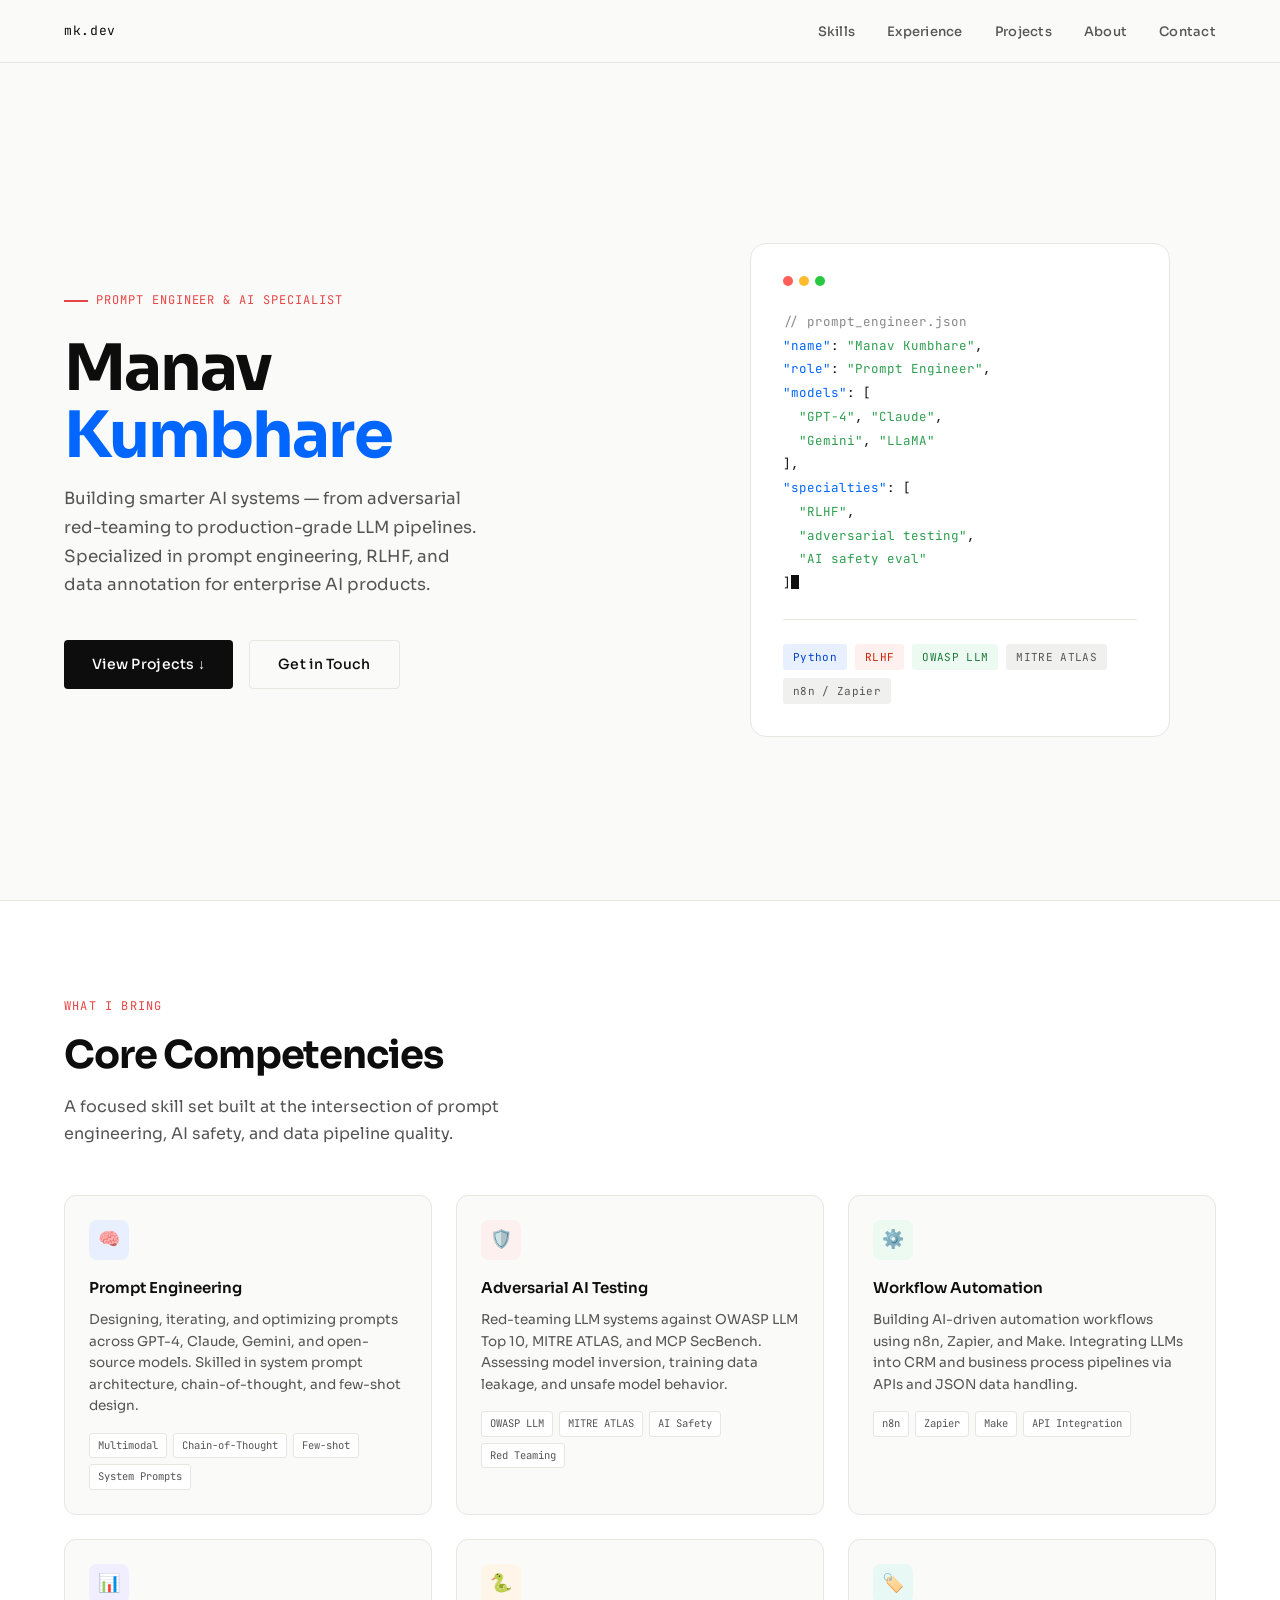
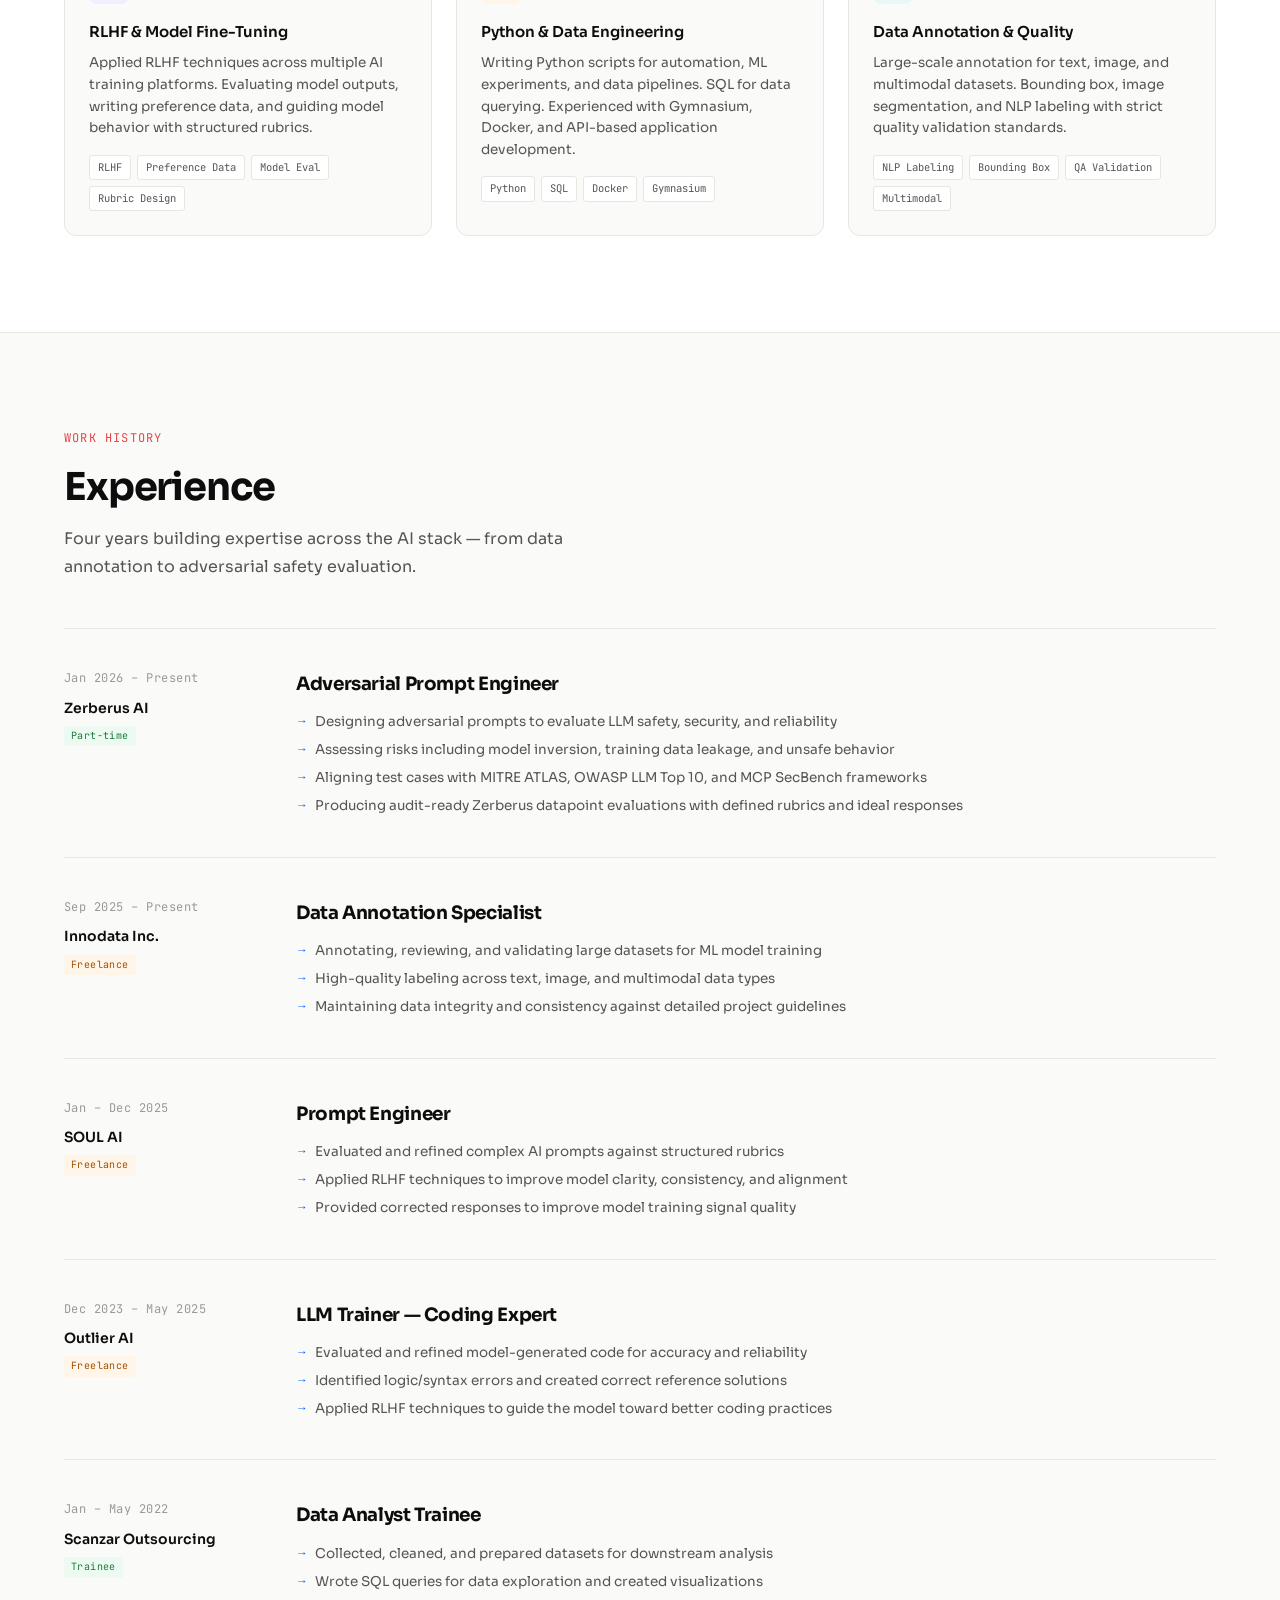
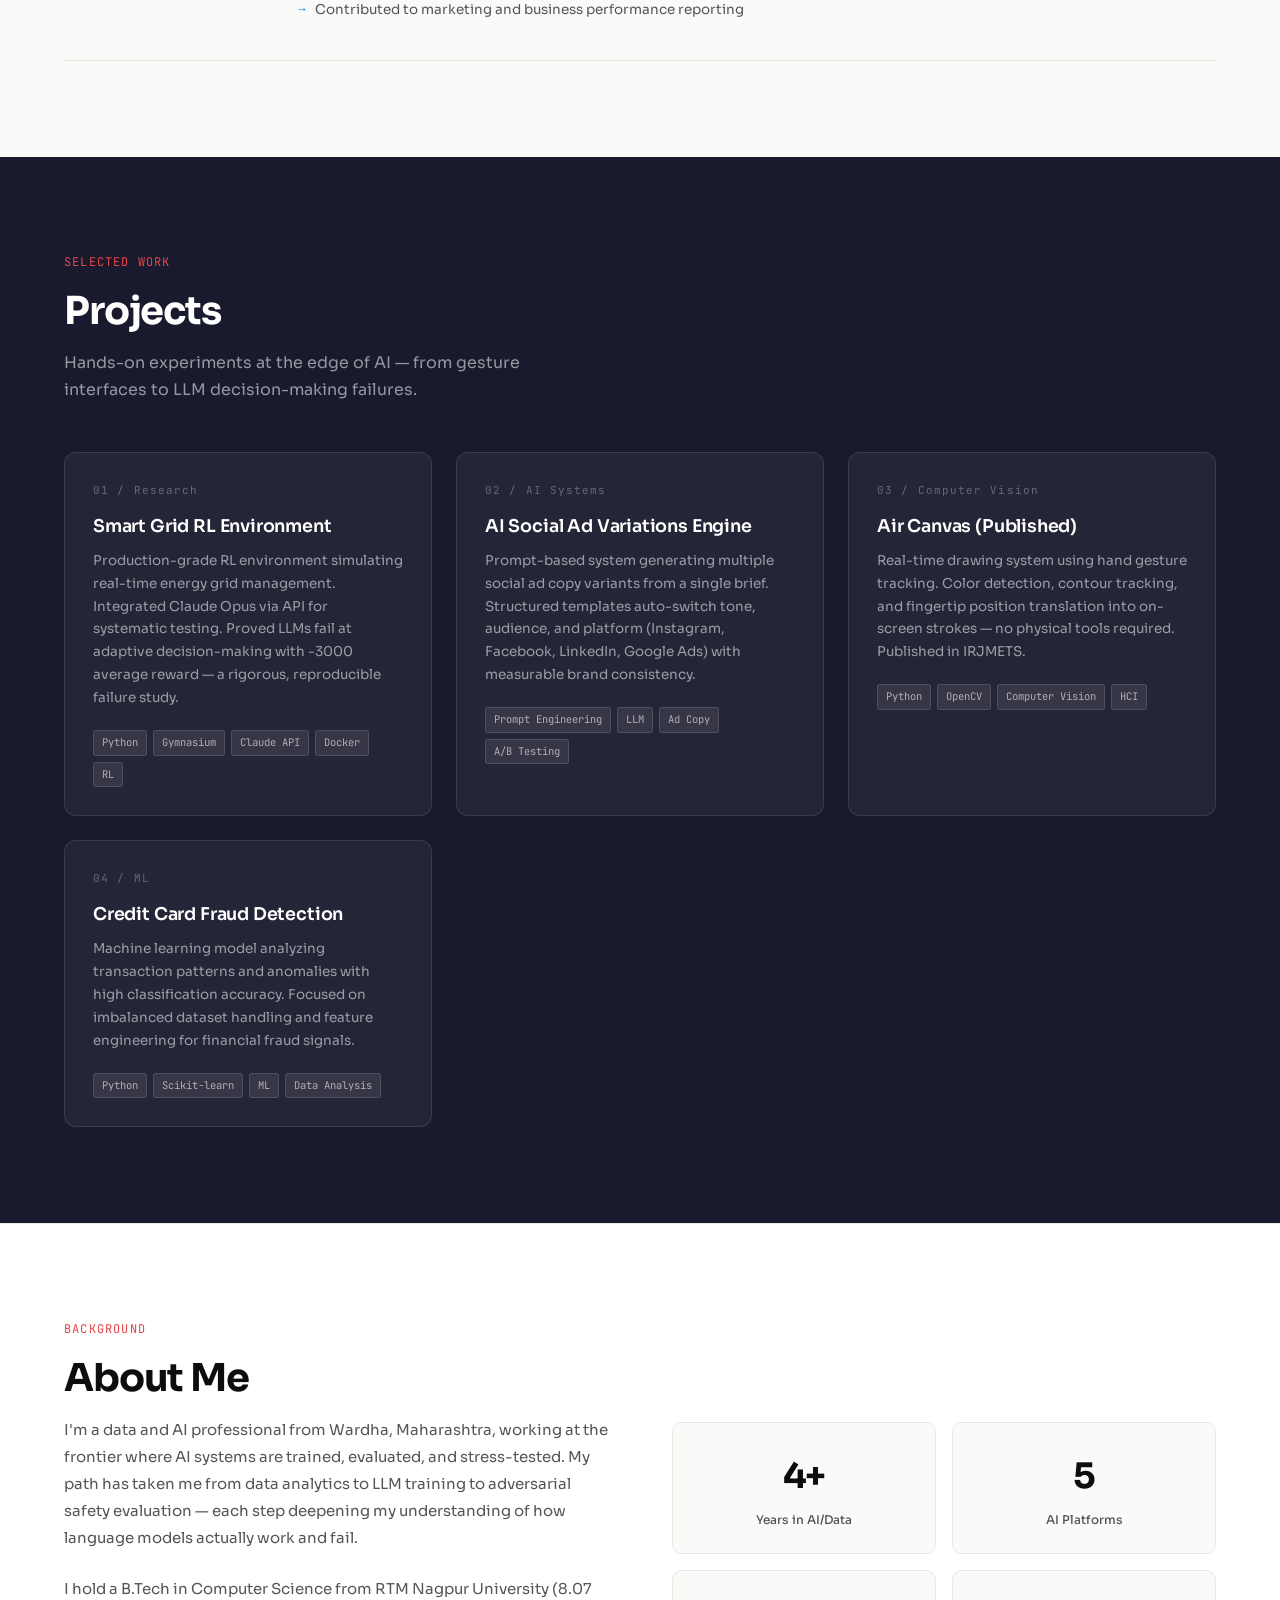
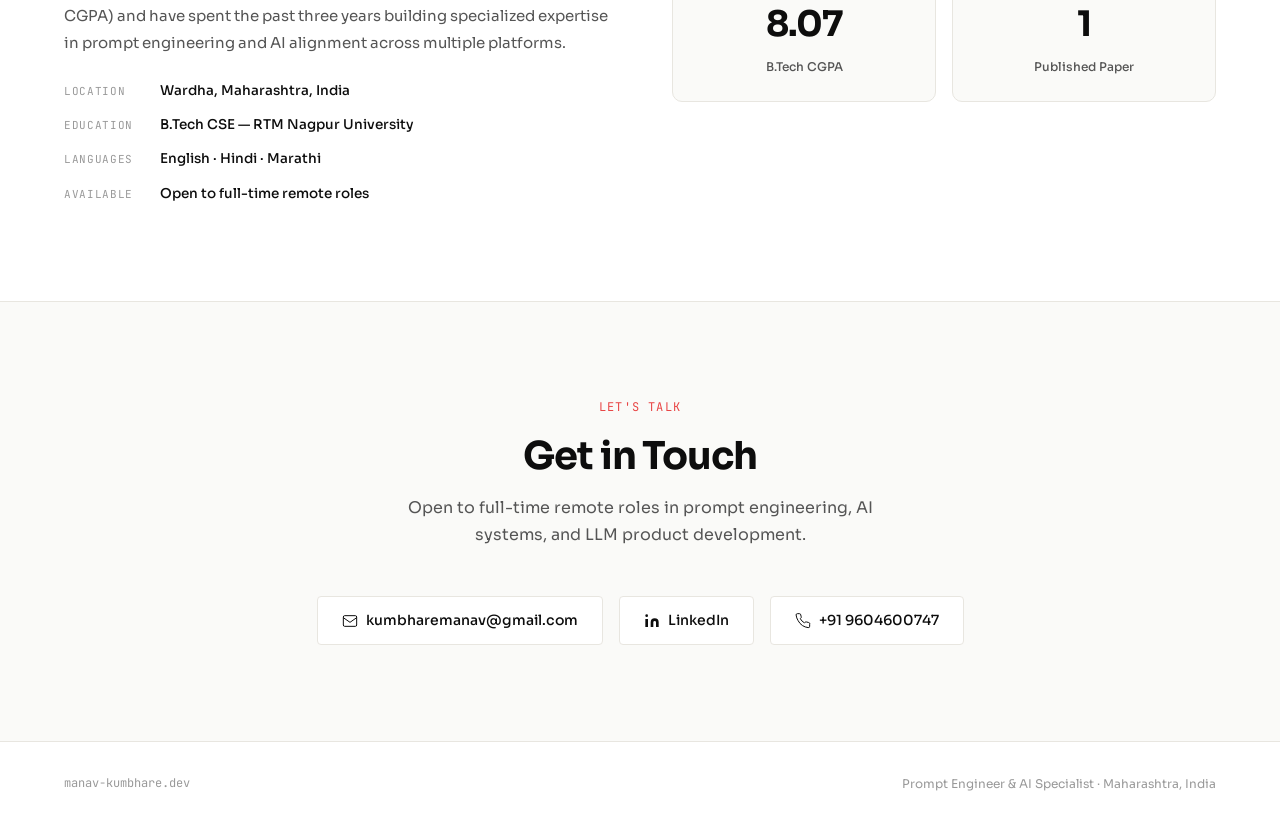
<file: portfolio.html>
<!DOCTYPE html>
<html lang="en">
<head>
<meta charset="UTF-8">
<meta name="viewport" content="width=device-width, initial-scale=1.0">
<title>Manav Kumbhare — Prompt Engineer & AI Specialist</title>
<link rel="preconnect" href="https://fonts.googleapis.com">
<link href="https://fonts.googleapis.com/css2?family=Sora:wght@300;400;500;600;700&family=JetBrains+Mono:wght@400;500&display=swap" rel="stylesheet">
<style>
  *, *::before, *::after { box-sizing: border-box; margin: 0; padding: 0; }

  :root {
    --ink: #0d0d0d;
    --ink-muted: #555;
    --ink-faint: #999;
    --surface: #fafaf8;
    --card: #ffffff;
    --border: #e8e6e0;
    --accent: #1a1a2e;
    --accent2: #e84545;
    --accent3: #0066ff;
    --mono: 'JetBrains Mono', monospace;
    --sans: 'Sora', sans-serif;
  }

  html { scroll-behavior: smooth; }

  body {
    font-family: var(--sans);
    background: var(--surface);
    color: var(--ink);
    font-size: 16px;
    line-height: 1.65;
    overflow-x: hidden;
  }

  /* NAV */
  nav {
    position: fixed; top: 0; left: 0; right: 0; z-index: 100;
    display: flex; align-items: center; justify-content: space-between;
    padding: 1.1rem 4rem;
    background: rgba(250,250,248,0.9);
    backdrop-filter: blur(12px);
    border-bottom: 1px solid var(--border);
  }
  .nav-logo {
    font-family: var(--mono);
    font-size: 13px;
    letter-spacing: 0.05em;
    color: var(--ink);
    text-decoration: none;
  }
  .nav-links { display: flex; gap: 2rem; list-style: none; }
  .nav-links a {
    font-size: 13px;
    font-weight: 500;
    color: var(--ink-muted);
    text-decoration: none;
    letter-spacing: 0.02em;
    transition: color 0.2s;
  }
  .nav-links a:hover { color: var(--ink); }

  /* HERO */
  .hero {
    min-height: 100vh;
    display: grid;
    grid-template-columns: 1fr 1fr;
    padding-top: 80px;
  }
  .hero-left {
    display: flex;
    flex-direction: column;
    justify-content: center;
    padding: 4rem 3rem 4rem 4rem;
  }
  .hero-tag {
    display: inline-flex;
    align-items: center;
    gap: 8px;
    font-family: var(--mono);
    font-size: 12px;
    color: var(--accent2);
    letter-spacing: 0.08em;
    text-transform: uppercase;
    margin-bottom: 1.5rem;
  }
  .hero-tag::before {
    content: '';
    display: inline-block;
    width: 24px; height: 2px;
    background: var(--accent2);
  }
  .hero-name {
    font-size: clamp(2.8rem, 5vw, 4.5rem);
    font-weight: 700;
    line-height: 1.05;
    letter-spacing: -0.03em;
    color: var(--ink);
    margin-bottom: 1rem;
  }
  .hero-name span {
    color: var(--accent3);
  }
  .hero-sub {
    font-size: 1.05rem;
    color: var(--ink-muted);
    max-width: 420px;
    margin-bottom: 2.5rem;
    line-height: 1.7;
  }
  .hero-cta {
    display: flex;
    gap: 1rem;
    flex-wrap: wrap;
  }
  .btn-primary {
    display: inline-flex; align-items: center; gap: 8px;
    background: var(--ink);
    color: #fff;
    padding: 0.75rem 1.75rem;
    border-radius: 4px;
    text-decoration: none;
    font-size: 14px;
    font-weight: 500;
    letter-spacing: 0.02em;
    transition: background 0.2s, transform 0.15s;
  }
  .btn-primary:hover { background: #222; transform: translateY(-1px); }
  .btn-outline {
    display: inline-flex; align-items: center; gap: 8px;
    border: 1.5px solid var(--border);
    color: var(--ink);
    padding: 0.75rem 1.75rem;
    border-radius: 4px;
    text-decoration: none;
    font-size: 14px;
    font-weight: 500;
    letter-spacing: 0.02em;
    transition: border-color 0.2s, background 0.2s;
  }
  .btn-outline:hover { border-color: var(--ink); background: #f0f0ee; }

  .hero-right {
    display: flex;
    align-items: center;
    justify-content: center;
    padding: 4rem;
    position: relative;
  }
  .hero-visual {
    width: 100%;
    max-width: 420px;
    background: var(--card);
    border: 1px solid var(--border);
    border-radius: 16px;
    padding: 2rem;
    position: relative;
  }
  .terminal-bar {
    display: flex; gap: 6px; align-items: center;
    margin-bottom: 1.5rem;
  }
  .dot { width: 10px; height: 10px; border-radius: 50%; }
  .dot-r { background: #ff5f57; }
  .dot-y { background: #febc2e; }
  .dot-g { background: #28c840; }
  .terminal-content { font-family: var(--mono); font-size: 12.5px; line-height: 1.9; }
  .t-comment { color: #888; }
  .t-key { color: #0066ff; }
  .t-val { color: #0d0d0d; }
  .t-str { color: #2d9e4f; }
  .t-cursor {
    display: inline-block;
    width: 8px; height: 14px;
    background: var(--ink);
    vertical-align: -2px;
    animation: blink 1s step-end infinite;
  }
  @keyframes blink { 50% { opacity: 0; } }

  .stat-chips {
    display: flex; gap: 8px; flex-wrap: wrap;
    margin-top: 1.5rem; padding-top: 1.5rem;
    border-top: 1px solid var(--border);
  }
  .chip {
    font-family: var(--mono);
    font-size: 11px;
    padding: 4px 10px;
    border-radius: 3px;
    background: #f0f0ee;
    color: var(--ink-muted);
    letter-spacing: 0.03em;
  }
  .chip-blue { background: #e8f0ff; color: #0044cc; }
  .chip-red { background: #fff0f0; color: #cc2200; }
  .chip-green { background: #edfaf2; color: #1a7a3a; }

  /* SECTIONS */
  section { padding: 6rem 4rem; }

  .section-label {
    font-family: var(--mono);
    font-size: 12px;
    color: var(--accent2);
    letter-spacing: 0.1em;
    text-transform: uppercase;
    margin-bottom: 1rem;
  }
  .section-title {
    font-size: clamp(1.8rem, 3vw, 2.6rem);
    font-weight: 700;
    letter-spacing: -0.03em;
    line-height: 1.15;
    margin-bottom: 1rem;
  }
  .section-sub {
    font-size: 1rem;
    color: var(--ink-muted);
    max-width: 540px;
    line-height: 1.7;
    margin-bottom: 3rem;
  }

  /* SKILLS */
  #skills { background: var(--card); border-top: 1px solid var(--border); border-bottom: 1px solid var(--border); }
  .skills-grid {
    display: grid;
    grid-template-columns: repeat(auto-fit, minmax(280px, 1fr));
    gap: 1.5rem;
  }
  .skill-card {
    background: var(--surface);
    border: 1px solid var(--border);
    border-radius: 12px;
    padding: 1.5rem;
    transition: border-color 0.2s, box-shadow 0.2s;
  }
  .skill-card:hover { border-color: #bbb; box-shadow: 0 4px 20px rgba(0,0,0,0.06); }
  .skill-icon {
    width: 40px; height: 40px;
    border-radius: 8px;
    display: flex; align-items: center; justify-content: center;
    font-size: 18px;
    margin-bottom: 1rem;
  }
  .icon-blue { background: #e8f0ff; }
  .icon-red { background: #fff0f0; }
  .icon-green { background: #edfaf2; }
  .icon-purple { background: #f0eeff; }
  .icon-orange { background: #fff5e8; }
  .icon-teal { background: #e8f9f5; }
  .skill-title { font-size: 15px; font-weight: 600; margin-bottom: 0.5rem; }
  .skill-desc { font-size: 13.5px; color: var(--ink-muted); line-height: 1.6; }
  .skill-tags { display: flex; gap: 6px; flex-wrap: wrap; margin-top: 1rem; }
  .skill-tag {
    font-family: var(--mono);
    font-size: 10.5px;
    padding: 3px 8px;
    border-radius: 3px;
    background: var(--card);
    border: 1px solid var(--border);
    color: var(--ink-muted);
  }

  /* EXPERIENCE */
  #experience { background: var(--surface); }
  .exp-timeline { display: flex; flex-direction: column; gap: 0; }
  .exp-item {
    display: grid;
    grid-template-columns: 200px 1fr;
    gap: 2rem;
    padding: 2.5rem 0;
    border-bottom: 1px solid var(--border);
    position: relative;
  }
  .exp-item:first-child { border-top: 1px solid var(--border); }
  .exp-meta { }
  .exp-date {
    font-family: var(--mono);
    font-size: 12px;
    color: var(--ink-faint);
    letter-spacing: 0.04em;
    margin-bottom: 0.5rem;
  }
  .exp-company {
    font-size: 14px;
    font-weight: 600;
    color: var(--ink);
  }
  .exp-badge {
    display: inline-block;
    font-family: var(--mono);
    font-size: 10px;
    padding: 2px 7px;
    border-radius: 2px;
    background: #edfaf2;
    color: #1a7a3a;
    margin-top: 6px;
    letter-spacing: 0.04em;
  }
  .exp-badge.freelance { background: #fff5e8; color: #a05000; }
  .exp-role {
    font-size: 1.15rem;
    font-weight: 700;
    letter-spacing: -0.02em;
    margin-bottom: 0.75rem;
  }
  .exp-desc {
    font-size: 14px;
    color: var(--ink-muted);
    line-height: 1.75;
    margin-bottom: 1rem;
  }
  .exp-bullets { list-style: none; display: flex; flex-direction: column; gap: 0.4rem; }
  .exp-bullets li {
    font-size: 13.5px;
    color: var(--ink-muted);
    padding-left: 1.2rem;
    position: relative;
    line-height: 1.6;
  }
  .exp-bullets li::before {
    content: '→';
    position: absolute;
    left: 0;
    color: var(--accent3);
    font-size: 12px;
  }

  /* PROJECTS */
  #projects { background: var(--accent); color: #fff; }
  #projects .section-label { color: #e84545; }
  #projects .section-title { color: #fff; }
  #projects .section-sub { color: rgba(255,255,255,0.55); }

  .projects-grid {
    display: grid;
    grid-template-columns: repeat(auto-fit, minmax(300px, 1fr));
    gap: 1.5rem;
  }
  .project-card {
    background: rgba(255,255,255,0.05);
    border: 1px solid rgba(255,255,255,0.1);
    border-radius: 12px;
    padding: 1.75rem;
    transition: border-color 0.2s, background 0.2s;
    cursor: default;
  }
  .project-card:hover {
    border-color: rgba(255,255,255,0.25);
    background: rgba(255,255,255,0.08);
  }
  .project-num {
    font-family: var(--mono);
    font-size: 11px;
    color: rgba(255,255,255,0.3);
    letter-spacing: 0.1em;
    margin-bottom: 1rem;
  }
  .project-title {
    font-size: 1.1rem;
    font-weight: 600;
    color: #fff;
    margin-bottom: 0.75rem;
    letter-spacing: -0.01em;
    line-height: 1.3;
  }
  .project-desc {
    font-size: 13.5px;
    color: rgba(255,255,255,0.55);
    line-height: 1.7;
    margin-bottom: 1.25rem;
  }
  .project-stack {
    display: flex; gap: 6px; flex-wrap: wrap;
  }
  .stack-tag {
    font-family: var(--mono);
    font-size: 10.5px;
    padding: 3px 8px;
    border-radius: 3px;
    background: rgba(255,255,255,0.08);
    color: rgba(255,255,255,0.6);
    border: 1px solid rgba(255,255,255,0.12);
  }

  /* ABOUT */
  #about { background: var(--card); border-top: 1px solid var(--border); }
  .about-grid { display: grid; grid-template-columns: 1fr 1fr; gap: 4rem; align-items: center; }
  .about-left {}
  .about-text { font-size: 15px; color: var(--ink-muted); line-height: 1.8; margin-bottom: 1.5rem; }
  .about-details { display: flex; flex-direction: column; gap: 0.75rem; }
  .about-detail {
    display: flex; align-items: center; gap: 1rem;
    font-size: 13.5px;
  }
  .detail-label {
    font-family: var(--mono);
    font-size: 11px;
    color: var(--ink-faint);
    letter-spacing: 0.06em;
    text-transform: uppercase;
    min-width: 80px;
  }
  .detail-val { color: var(--ink); font-weight: 500; }
  .about-right {}
  .metrics-grid { display: grid; grid-template-columns: 1fr 1fr; gap: 1rem; }
  .metric-box {
    background: var(--surface);
    border: 1px solid var(--border);
    border-radius: 10px;
    padding: 1.5rem;
    text-align: center;
  }
  .metric-num {
    font-size: 2.2rem;
    font-weight: 700;
    letter-spacing: -0.04em;
    color: var(--ink);
    display: block;
  }
  .metric-label {
    font-size: 12px;
    color: var(--ink-muted);
    margin-top: 0.25rem;
    font-weight: 500;
  }

  /* CONTACT */
  #contact {
    background: var(--surface);
    border-top: 1px solid var(--border);
    text-align: center;
  }
  #contact .section-title { margin-left: auto; margin-right: auto; }
  #contact .section-sub { margin-left: auto; margin-right: auto; }
  .contact-links {
    display: flex; gap: 1rem; justify-content: center; flex-wrap: wrap;
    margin-top: 2rem;
  }
  .contact-link {
    display: inline-flex; align-items: center; gap: 8px;
    padding: 0.75rem 1.5rem;
    border: 1px solid var(--border);
    border-radius: 4px;
    font-size: 14px;
    font-weight: 500;
    color: var(--ink);
    text-decoration: none;
    background: var(--card);
    transition: border-color 0.2s, transform 0.15s;
  }
  .contact-link:hover { border-color: var(--ink); transform: translateY(-2px); }
  .contact-link svg { flex-shrink: 0; }

  /* FOOTER */
  footer {
    padding: 2rem 4rem;
    border-top: 1px solid var(--border);
    display: flex;
    align-items: center;
    justify-content: space-between;
    background: var(--card);
  }
  .footer-left {
    font-family: var(--mono);
    font-size: 12px;
    color: var(--ink-faint);
  }
  .footer-right {
    font-size: 12px;
    color: var(--ink-faint);
  }

  /* FADE IN */
  .fade-in {
    opacity: 0;
    transform: translateY(20px);
    transition: opacity 0.6s ease, transform 0.6s ease;
  }
  .fade-in.visible {
    opacity: 1;
    transform: translateY(0);
  }

  @media (max-width: 768px) {
    nav { padding: 1rem 1.5rem; }
    .nav-links { display: none; }
    .hero { grid-template-columns: 1fr; }
    .hero-right { display: none; }
    section { padding: 4rem 1.5rem; }
    .exp-item { grid-template-columns: 1fr; gap: 0.75rem; }
    .about-grid { grid-template-columns: 1fr; }
    footer { flex-direction: column; gap: 0.5rem; padding: 1.5rem; }
  }
</style>
</head>
<body>

<nav>
  <a class="nav-logo" href="#">mk.dev</a>
  <ul class="nav-links">
    <li><a href="#skills">Skills</a></li>
    <li><a href="#experience">Experience</a></li>
    <li><a href="#projects">Projects</a></li>
    <li><a href="#about">About</a></li>
    <li><a href="#contact">Contact</a></li>
  </ul>
</nav>

<!-- HERO -->
<div class="hero">
  <div class="hero-left fade-in">
    <span class="hero-tag">Prompt Engineer & AI Specialist</span>
    <h1 class="hero-name">Manav<br><span>Kumbhare</span></h1>
    <p class="hero-sub">
      Building smarter AI systems — from adversarial red-teaming to production-grade 
      LLM pipelines. Specialized in prompt engineering, RLHF, and data annotation 
      for enterprise AI products.
    </p>
    <div class="hero-cta">
      <a class="btn-primary" href="#projects">View Projects ↓</a>
      <a class="btn-outline" href="mailto:kumbharemanav@gmail.com">Get in Touch</a>
    </div>
  </div>
  <div class="hero-right fade-in">
    <div class="hero-visual">
      <div class="terminal-bar">
        <div class="dot dot-r"></div>
        <div class="dot dot-y"></div>
        <div class="dot dot-g"></div>
      </div>
      <div class="terminal-content">
        <div class="t-comment">// prompt_engineer.json</div>
        <div><span class="t-key">"name"</span>: <span class="t-str">"Manav Kumbhare"</span>,</div>
        <div><span class="t-key">"role"</span>: <span class="t-str">"Prompt Engineer"</span>,</div>
        <div><span class="t-key">"models"</span>: [</div>
        <div>&nbsp;&nbsp;<span class="t-str">"GPT-4"</span>, <span class="t-str">"Claude"</span>,</div>
        <div>&nbsp;&nbsp;<span class="t-str">"Gemini"</span>, <span class="t-str">"LLaMA"</span></div>
        <div>],</div>
        <div><span class="t-key">"specialties"</span>: [</div>
        <div>&nbsp;&nbsp;<span class="t-str">"RLHF"</span>,</div>
        <div>&nbsp;&nbsp;<span class="t-str">"adversarial testing"</span>,</div>
        <div>&nbsp;&nbsp;<span class="t-str">"AI safety eval"</span></div>
        <div>]<span class="t-cursor"></span></div>
      </div>
      <div class="stat-chips">
        <span class="chip chip-blue">Python</span>
        <span class="chip chip-red">RLHF</span>
        <span class="chip chip-green">OWASP LLM</span>
        <span class="chip">MITRE ATLAS</span>
        <span class="chip">n8n / Zapier</span>
      </div>
    </div>
  </div>
</div>

<!-- SKILLS -->
<section id="skills">
  <div class="section-label">What I bring</div>
  <h2 class="section-title">Core Competencies</h2>
  <p class="section-sub">A focused skill set built at the intersection of prompt engineering, AI safety, and data pipeline quality.</p>
  <div class="skills-grid">
    <div class="skill-card fade-in">
      <div class="skill-icon icon-blue">🧠</div>
      <div class="skill-title">Prompt Engineering</div>
      <div class="skill-desc">Designing, iterating, and optimizing prompts across GPT-4, Claude, Gemini, and open-source models. Skilled in system prompt architecture, chain-of-thought, and few-shot design.</div>
      <div class="skill-tags">
        <span class="skill-tag">Multimodal</span>
        <span class="skill-tag">Chain-of-Thought</span>
        <span class="skill-tag">Few-shot</span>
        <span class="skill-tag">System Prompts</span>
      </div>
    </div>
    <div class="skill-card fade-in">
      <div class="skill-icon icon-red">🛡️</div>
      <div class="skill-title">Adversarial AI Testing</div>
      <div class="skill-desc">Red-teaming LLM systems against OWASP LLM Top 10, MITRE ATLAS, and MCP SecBench. Assessing model inversion, training data leakage, and unsafe model behavior.</div>
      <div class="skill-tags">
        <span class="skill-tag">OWASP LLM</span>
        <span class="skill-tag">MITRE ATLAS</span>
        <span class="skill-tag">AI Safety</span>
        <span class="skill-tag">Red Teaming</span>
      </div>
    </div>
    <div class="skill-card fade-in">
      <div class="skill-icon icon-green">⚙️</div>
      <div class="skill-title">Workflow Automation</div>
      <div class="skill-desc">Building AI-driven automation workflows using n8n, Zapier, and Make. Integrating LLMs into CRM and business process pipelines via APIs and JSON data handling.</div>
      <div class="skill-tags">
        <span class="skill-tag">n8n</span>
        <span class="skill-tag">Zapier</span>
        <span class="skill-tag">Make</span>
        <span class="skill-tag">API Integration</span>
      </div>
    </div>
    <div class="skill-card fade-in">
      <div class="skill-icon icon-purple">📊</div>
      <div class="skill-title">RLHF & Model Fine-Tuning</div>
      <div class="skill-desc">Applied RLHF techniques across multiple AI training platforms. Evaluating model outputs, writing preference data, and guiding model behavior with structured rubrics.</div>
      <div class="skill-tags">
        <span class="skill-tag">RLHF</span>
        <span class="skill-tag">Preference Data</span>
        <span class="skill-tag">Model Eval</span>
        <span class="skill-tag">Rubric Design</span>
      </div>
    </div>
    <div class="skill-card fade-in">
      <div class="skill-icon icon-orange">🐍</div>
      <div class="skill-title">Python & Data Engineering</div>
      <div class="skill-desc">Writing Python scripts for automation, ML experiments, and data pipelines. SQL for data querying. Experienced with Gymnasium, Docker, and API-based application development.</div>
      <div class="skill-tags">
        <span class="skill-tag">Python</span>
        <span class="skill-tag">SQL</span>
        <span class="skill-tag">Docker</span>
        <span class="skill-tag">Gymnasium</span>
      </div>
    </div>
    <div class="skill-card fade-in">
      <div class="skill-icon icon-teal">🏷️</div>
      <div class="skill-title">Data Annotation & Quality</div>
      <div class="skill-desc">Large-scale annotation for text, image, and multimodal datasets. Bounding box, image segmentation, and NLP labeling with strict quality validation standards.</div>
      <div class="skill-tags">
        <span class="skill-tag">NLP Labeling</span>
        <span class="skill-tag">Bounding Box</span>
        <span class="skill-tag">QA Validation</span>
        <span class="skill-tag">Multimodal</span>
      </div>
    </div>
  </div>
</section>

<!-- EXPERIENCE -->
<section id="experience">
  <div class="section-label">Work History</div>
  <h2 class="section-title">Experience</h2>
  <p class="section-sub">Four years building expertise across the AI stack — from data annotation to adversarial safety evaluation.</p>
  <div class="exp-timeline">

    <div class="exp-item fade-in">
      <div class="exp-meta">
        <div class="exp-date">Jan 2026 – Present</div>
        <div class="exp-company">Zerberus AI</div>
        <div class="exp-badge">Part-time</div>
      </div>
      <div>
        <div class="exp-role">Adversarial Prompt Engineer</div>
        <ul class="exp-bullets">
          <li>Designing adversarial prompts to evaluate LLM safety, security, and reliability</li>
          <li>Assessing risks including model inversion, training data leakage, and unsafe behavior</li>
          <li>Aligning test cases with MITRE ATLAS, OWASP LLM Top 10, and MCP SecBench frameworks</li>
          <li>Producing audit-ready Zerberus datapoint evaluations with defined rubrics and ideal responses</li>
        </ul>
      </div>
    </div>

    <div class="exp-item fade-in">
      <div class="exp-meta">
        <div class="exp-date">Sep 2025 – Present</div>
        <div class="exp-company">Innodata Inc.</div>
        <div class="exp-badge freelance">Freelance</div>
      </div>
      <div>
        <div class="exp-role">Data Annotation Specialist</div>
        <ul class="exp-bullets">
          <li>Annotating, reviewing, and validating large datasets for ML model training</li>
          <li>High-quality labeling across text, image, and multimodal data types</li>
          <li>Maintaining data integrity and consistency against detailed project guidelines</li>
        </ul>
      </div>
    </div>

    <div class="exp-item fade-in">
      <div class="exp-meta">
        <div class="exp-date">Jan – Dec 2025</div>
        <div class="exp-company">SOUL AI</div>
        <div class="exp-badge freelance">Freelance</div>
      </div>
      <div>
        <div class="exp-role">Prompt Engineer</div>
        <ul class="exp-bullets">
          <li>Evaluated and refined complex AI prompts against structured rubrics</li>
          <li>Applied RLHF techniques to improve model clarity, consistency, and alignment</li>
          <li>Provided corrected responses to improve model training signal quality</li>
        </ul>
      </div>
    </div>

    <div class="exp-item fade-in">
      <div class="exp-meta">
        <div class="exp-date">Dec 2023 – May 2025</div>
        <div class="exp-company">Outlier AI</div>
        <div class="exp-badge freelance">Freelance</div>
      </div>
      <div>
        <div class="exp-role">LLM Trainer — Coding Expert</div>
        <ul class="exp-bullets">
          <li>Evaluated and refined model-generated code for accuracy and reliability</li>
          <li>Identified logic/syntax errors and created correct reference solutions</li>
          <li>Applied RLHF techniques to guide the model toward better coding practices</li>
        </ul>
      </div>
    </div>

    <div class="exp-item fade-in">
      <div class="exp-meta">
        <div class="exp-date">Jan – May 2022</div>
        <div class="exp-company">Scanzar Outsourcing</div>
        <div class="exp-badge">Trainee</div>
      </div>
      <div>
        <div class="exp-role">Data Analyst Trainee</div>
        <ul class="exp-bullets">
          <li>Collected, cleaned, and prepared datasets for downstream analysis</li>
          <li>Wrote SQL queries for data exploration and created visualizations</li>
          <li>Contributed to marketing and business performance reporting</li>
        </ul>
      </div>
    </div>
  </div>
</section>

<!-- PROJECTS -->
<section id="projects">
  <div class="section-label">Selected Work</div>
  <h2 class="section-title">Projects</h2>
  <p class="section-sub">Hands-on experiments at the edge of AI — from gesture interfaces to LLM decision-making failures.</p>
  <div class="projects-grid">
    <div class="project-card fade-in">
      <div class="project-num">01 / Research</div>
      <div class="project-title">Smart Grid RL Environment</div>
      <div class="project-desc">Production-grade RL environment simulating real-time energy grid management. Integrated Claude Opus via API for systematic testing. Proved LLMs fail at adaptive decision-making with -3000 average reward — a rigorous, reproducible failure study.</div>
      <div class="project-stack">
        <span class="stack-tag">Python</span>
        <span class="stack-tag">Gymnasium</span>
        <span class="stack-tag">Claude API</span>
        <span class="stack-tag">Docker</span>
        <span class="stack-tag">RL</span>
      </div>
    </div>
    <div class="project-card fade-in">
      <div class="project-num">02 / AI Systems</div>
      <div class="project-title">AI Social Ad Variations Engine</div>
      <div class="project-desc">Prompt-based system generating multiple social ad copy variants from a single brief. Structured templates auto-switch tone, audience, and platform (Instagram, Facebook, LinkedIn, Google Ads) with measurable brand consistency.</div>
      <div class="project-stack">
        <span class="stack-tag">Prompt Engineering</span>
        <span class="stack-tag">LLM</span>
        <span class="stack-tag">Ad Copy</span>
        <span class="stack-tag">A/B Testing</span>
      </div>
    </div>
    <div class="project-card fade-in">
      <div class="project-num">03 / Computer Vision</div>
      <div class="project-title">Air Canvas (Published)</div>
      <div class="project-desc">Real-time drawing system using hand gesture tracking. Color detection, contour tracking, and fingertip position translation into on-screen strokes — no physical tools required. Published in IRJMETS.</div>
      <div class="project-stack">
        <span class="stack-tag">Python</span>
        <span class="stack-tag">OpenCV</span>
        <span class="stack-tag">Computer Vision</span>
        <span class="stack-tag">HCI</span>
      </div>
    </div>
    <div class="project-card fade-in">
      <div class="project-num">04 / ML</div>
      <div class="project-title">Credit Card Fraud Detection</div>
      <div class="project-desc">Machine learning model analyzing transaction patterns and anomalies with high classification accuracy. Focused on imbalanced dataset handling and feature engineering for financial fraud signals.</div>
      <div class="project-stack">
        <span class="stack-tag">Python</span>
        <span class="stack-tag">Scikit-learn</span>
        <span class="stack-tag">ML</span>
        <span class="stack-tag">Data Analysis</span>
      </div>
    </div>
  </div>
</section>

<!-- ABOUT -->
<section id="about">
  <div class="about-grid">
    <div class="about-left fade-in">
      <div class="section-label">Background</div>
      <h2 class="section-title">About Me</h2>
      <p class="about-text">
        I'm a data and AI professional from Wardha, Maharashtra, working at the frontier where AI systems are trained, evaluated, and stress-tested. My path has taken me from data analytics to LLM training to adversarial safety evaluation — each step deepening my understanding of how language models actually work and fail.
      </p>
      <p class="about-text">
        I hold a B.Tech in Computer Science from RTM Nagpur University (8.07 CGPA) and have spent the past three years building specialized expertise in prompt engineering and AI alignment across multiple platforms.
      </p>
      <div class="about-details">
        <div class="about-detail"><span class="detail-label">Location</span><span class="detail-val">Wardha, Maharashtra, India</span></div>
        <div class="about-detail"><span class="detail-label">Education</span><span class="detail-val">B.Tech CSE — RTM Nagpur University</span></div>
        <div class="about-detail"><span class="detail-label">Languages</span><span class="detail-val">English · Hindi · Marathi</span></div>
        <div class="about-detail"><span class="detail-label">Available</span><span class="detail-val">Open to full-time remote roles</span></div>
      </div>
    </div>
    <div class="about-right fade-in">
      <div class="metrics-grid">
        <div class="metric-box">
          <span class="metric-num">4+</span>
          <div class="metric-label">Years in AI/Data</div>
        </div>
        <div class="metric-box">
          <span class="metric-num">5</span>
          <div class="metric-label">AI Platforms</div>
        </div>
        <div class="metric-box">
          <span class="metric-num">8.07</span>
          <div class="metric-label">B.Tech CGPA</div>
        </div>
        <div class="metric-box">
          <span class="metric-num">1</span>
          <div class="metric-label">Published Paper</div>
        </div>
      </div>
    </div>
  </div>
</section>

<!-- CONTACT -->
<section id="contact">
  <div class="section-label">Let's Talk</div>
  <h2 class="section-title">Get in Touch</h2>
  <p class="section-sub">Open to full-time remote roles in prompt engineering, AI systems, and LLM product development.</p>
  <div class="contact-links">
    <a class="contact-link" href="mailto:kumbharemanav@gmail.com">
      <svg width="16" height="16" fill="none" stroke="currentColor" stroke-width="1.5" viewBox="0 0 24 24"><rect x="2" y="4" width="20" height="16" rx="2"/><path d="m2 7 10 7 10-7"/></svg>
      kumbharemanav@gmail.com
    </a>
    <a class="contact-link" href="https://www.linkedin.com/in/manav-kumbhare893118228" target="_blank">
      <svg width="16" height="16" fill="currentColor" viewBox="0 0 24 24"><path d="M16 8a6 6 0 0 1 6 6v7h-4v-7a2 2 0 0 0-2-2 2 2 0 0 0-2 2v7h-4v-7a6 6 0 0 1 6-6zM2 9h4v12H2z"/><circle cx="4" cy="4" r="2"/></svg>
      LinkedIn
    </a>
    <a class="contact-link" href="tel:+919604600747">
      <svg width="16" height="16" fill="none" stroke="currentColor" stroke-width="1.5" viewBox="0 0 24 24"><path d="M22 16.92v3a2 2 0 0 1-2.18 2 19.79 19.79 0 0 1-8.63-3.07A19.5 19.5 0 0 1 4.69 11.5a19.79 19.79 0 0 1-3.07-8.67A2 2 0 0 1 3.6 1h3a2 2 0 0 1 2 1.72c.127.96.361 1.903.7 2.81a2 2 0 0 1-.45 2.11L7.91 8.55a16 16 0 0 0 6.29 6.29l.95-.95a2 2 0 0 1 2.11-.45c.907.339 1.85.573 2.81.7A2 2 0 0 1 22 16.92z"/></svg>
      +91 9604600747
    </a>
  </div>
</section>

<footer>
  <span class="footer-left">manav-kumbhare.dev</span>
  <span class="footer-right">Prompt Engineer & AI Specialist · Maharashtra, India</span>
</footer>

<script>
  const observer = new IntersectionObserver((entries) => {
    entries.forEach(e => { if (e.isIntersecting) e.target.classList.add('visible'); });
  }, { threshold: 0.1 });
  document.querySelectorAll('.fade-in').forEach(el => observer.observe(el));
</script>

</body>
</html>
</file>
